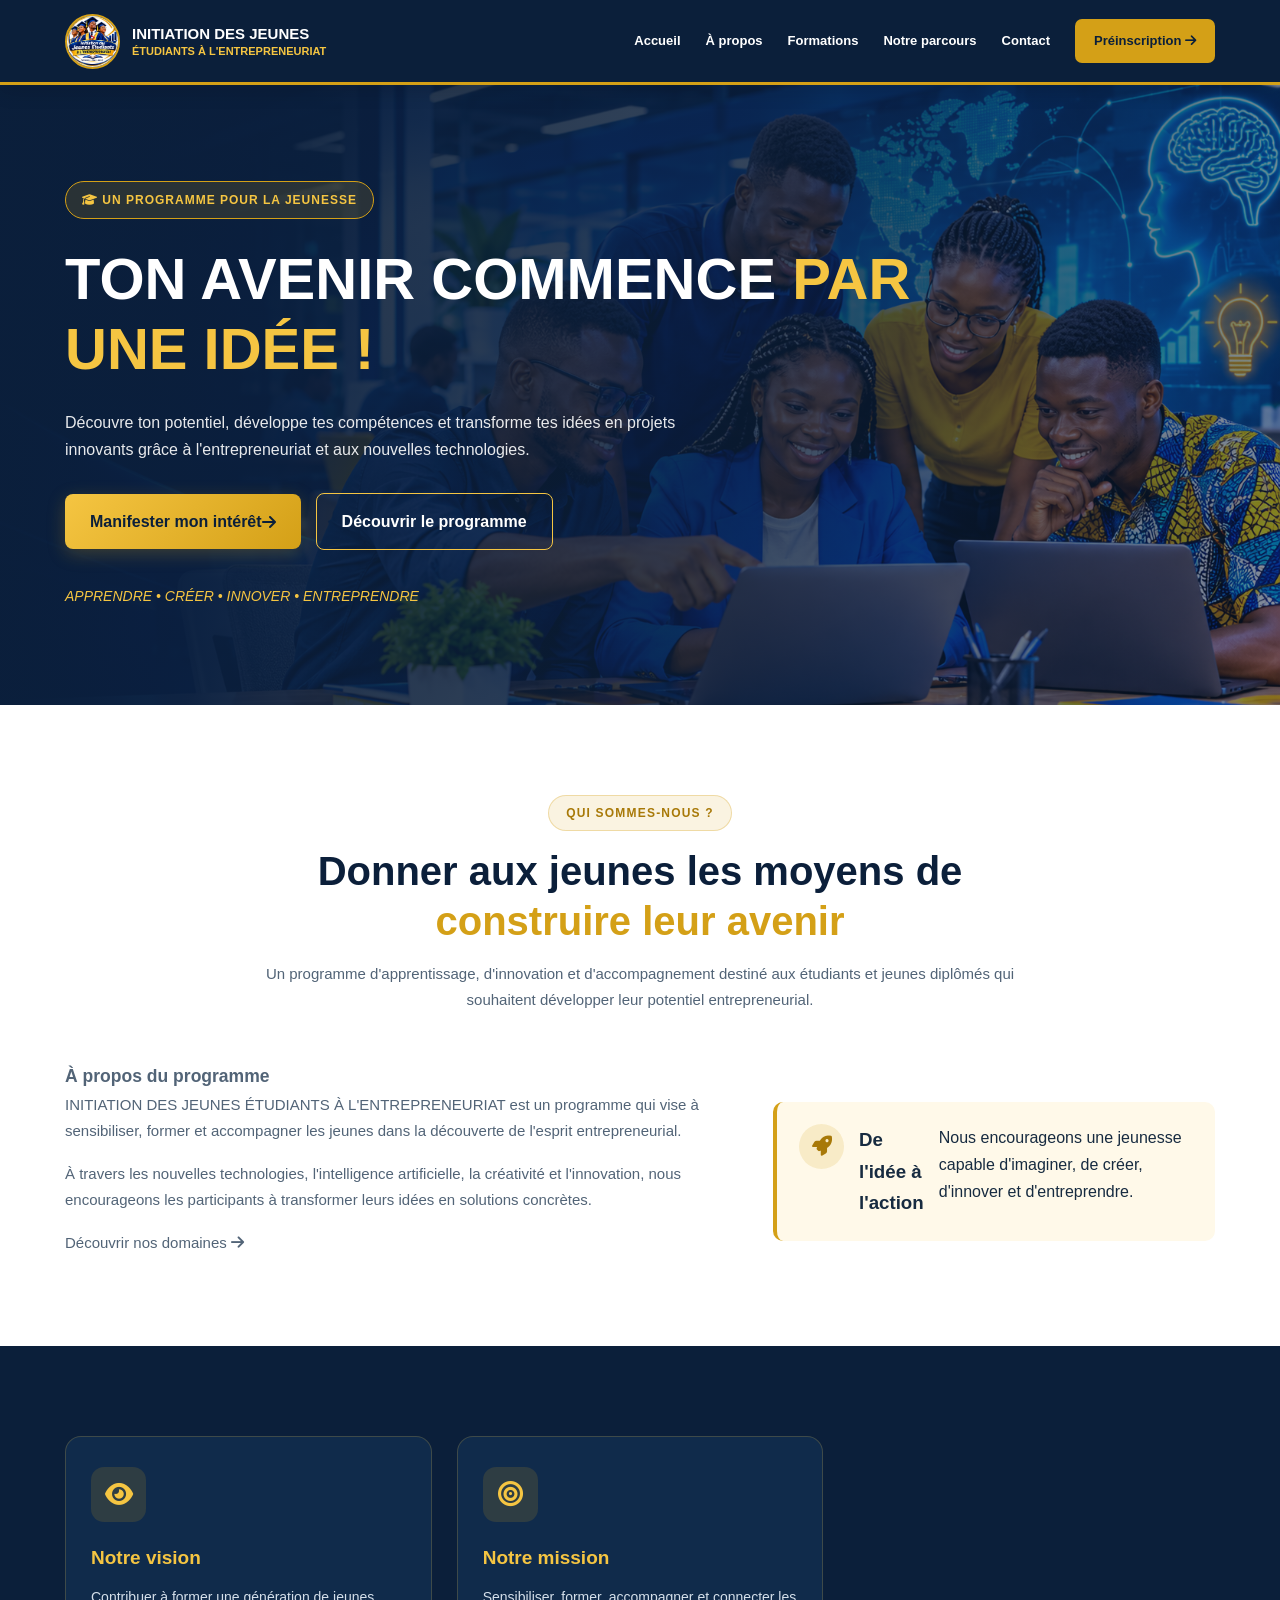
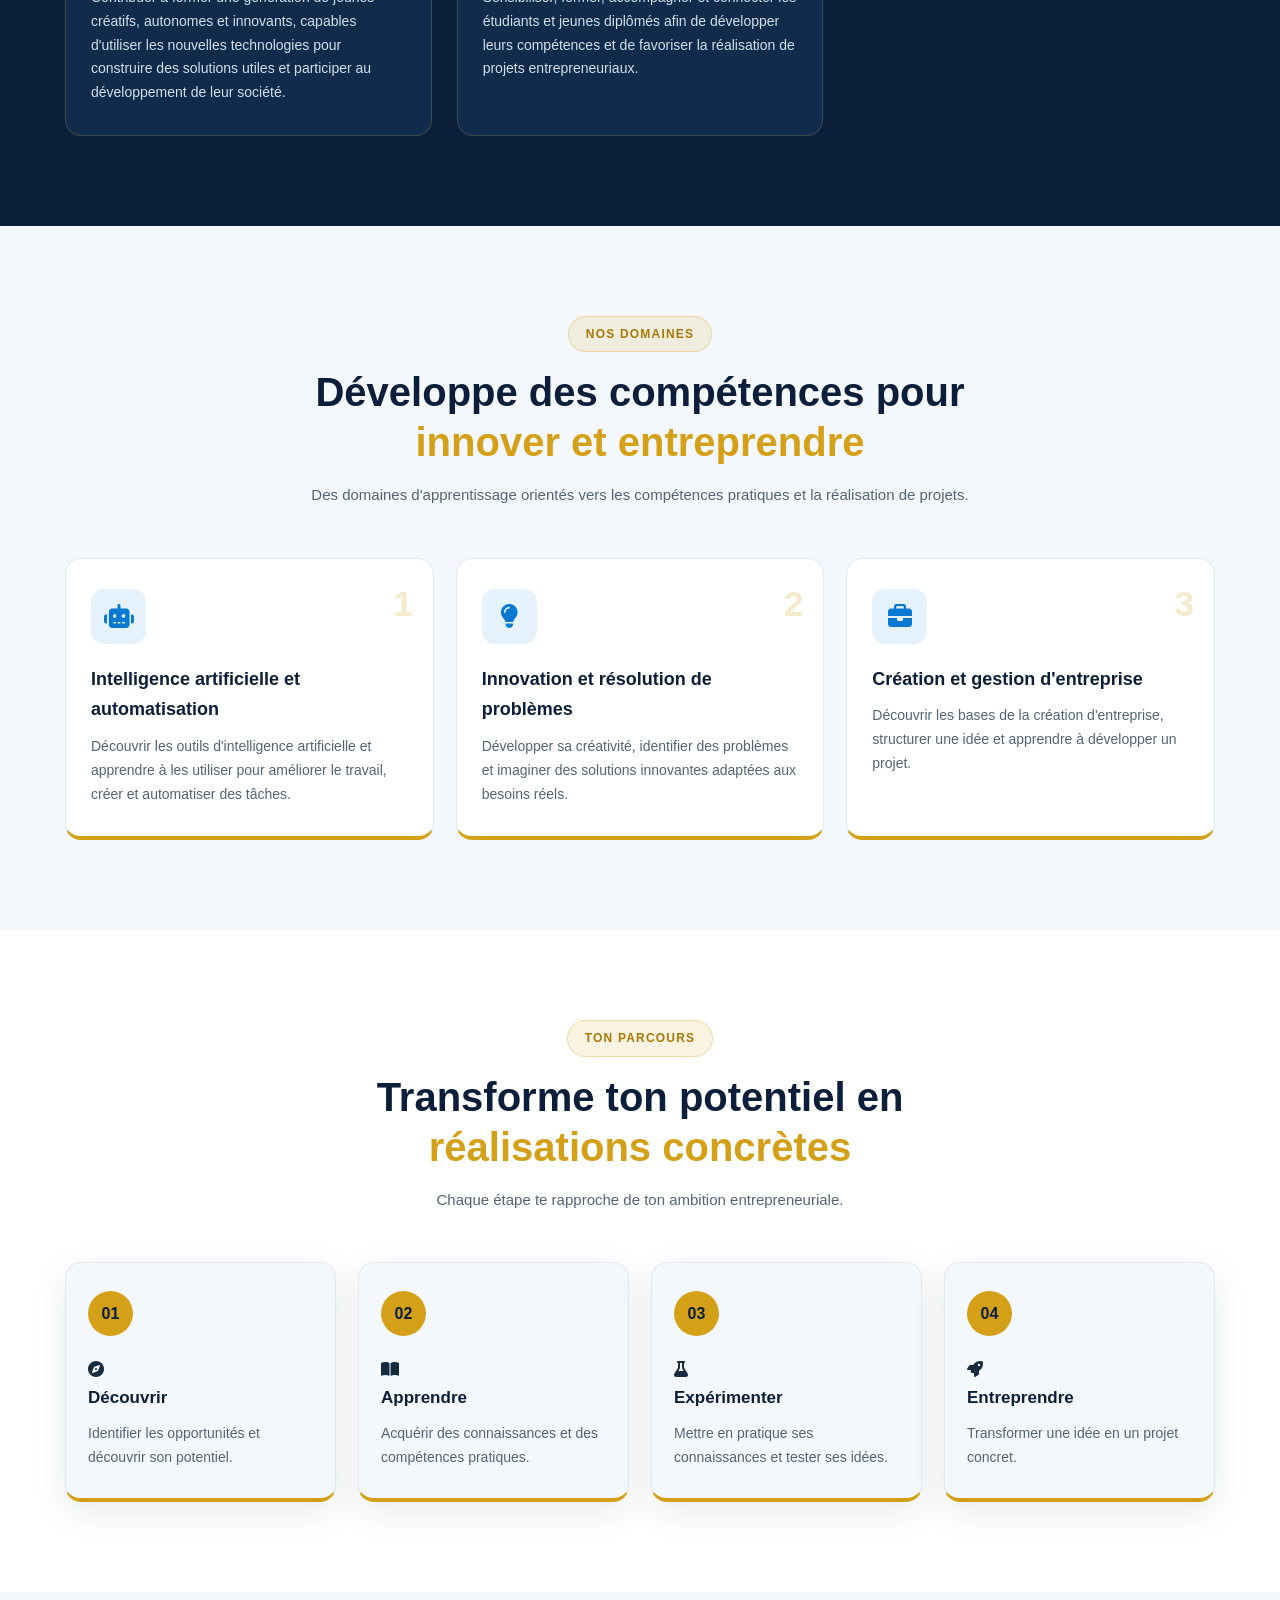
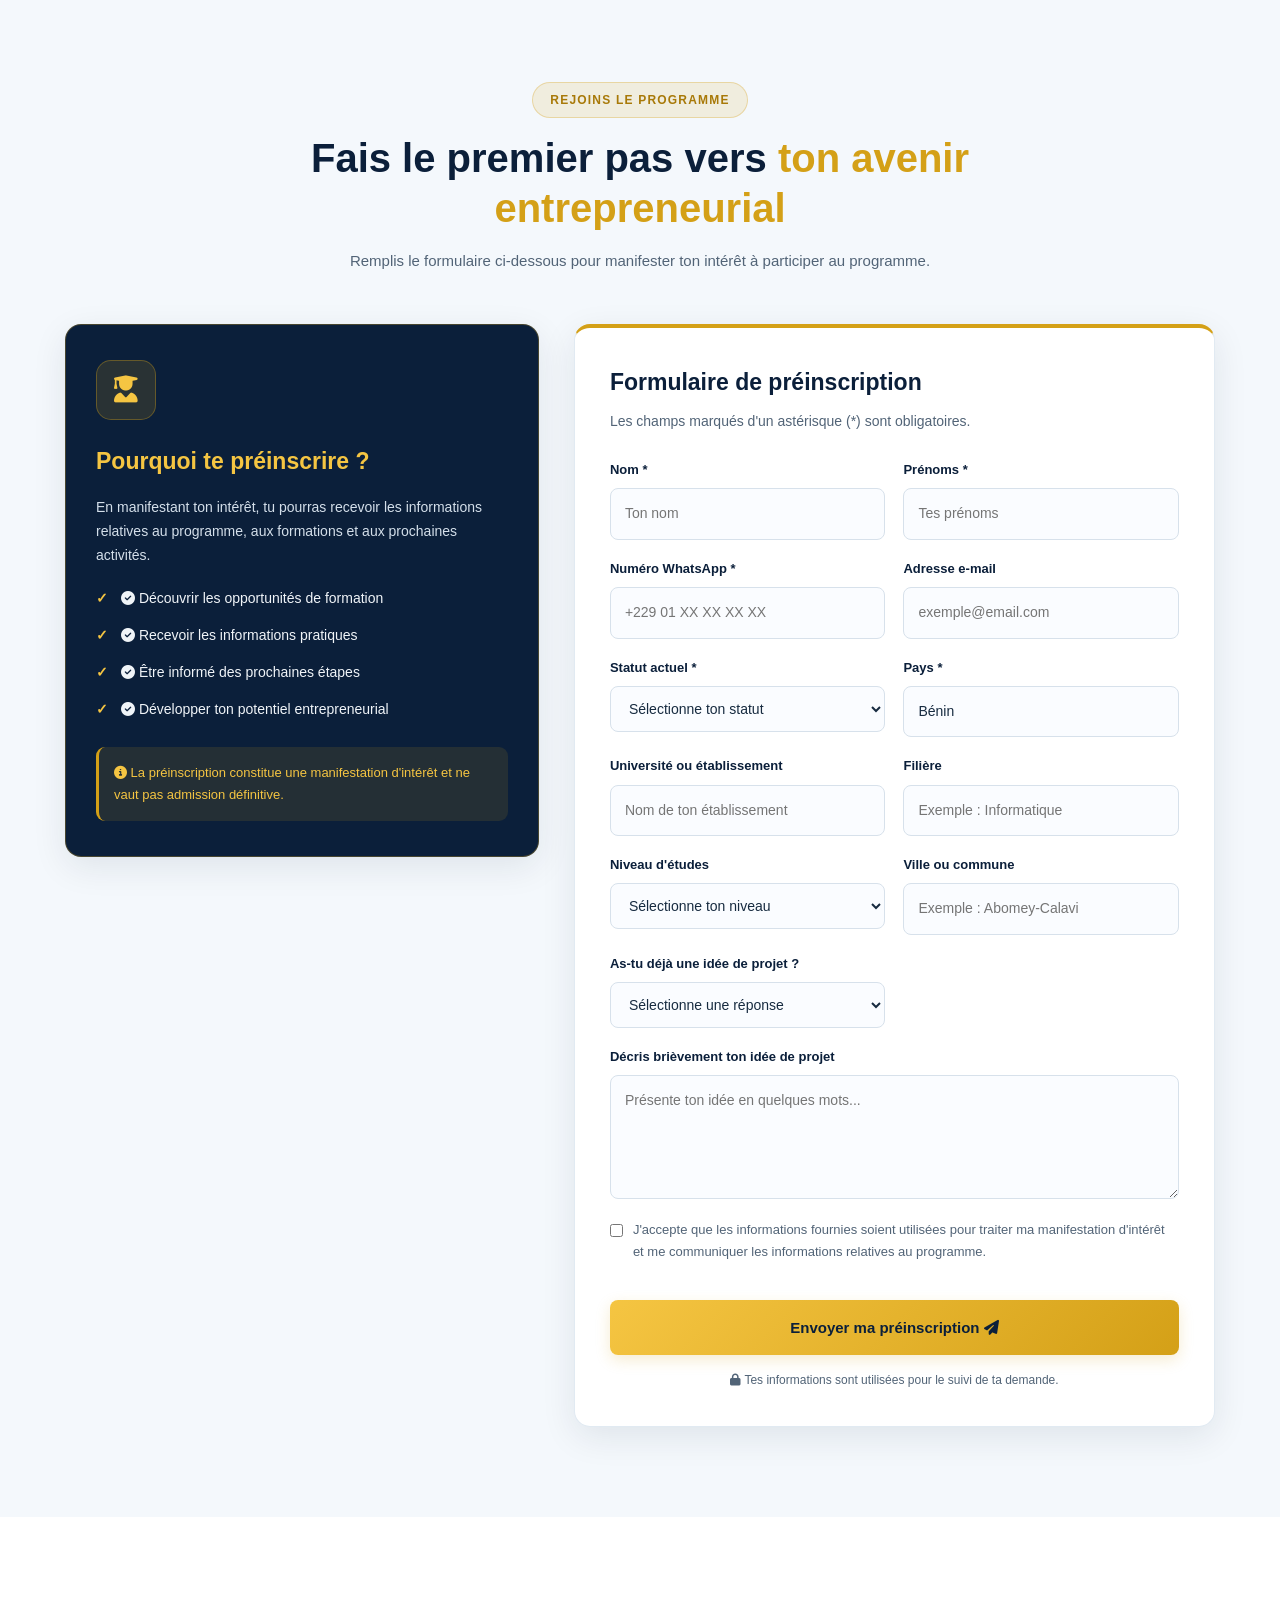
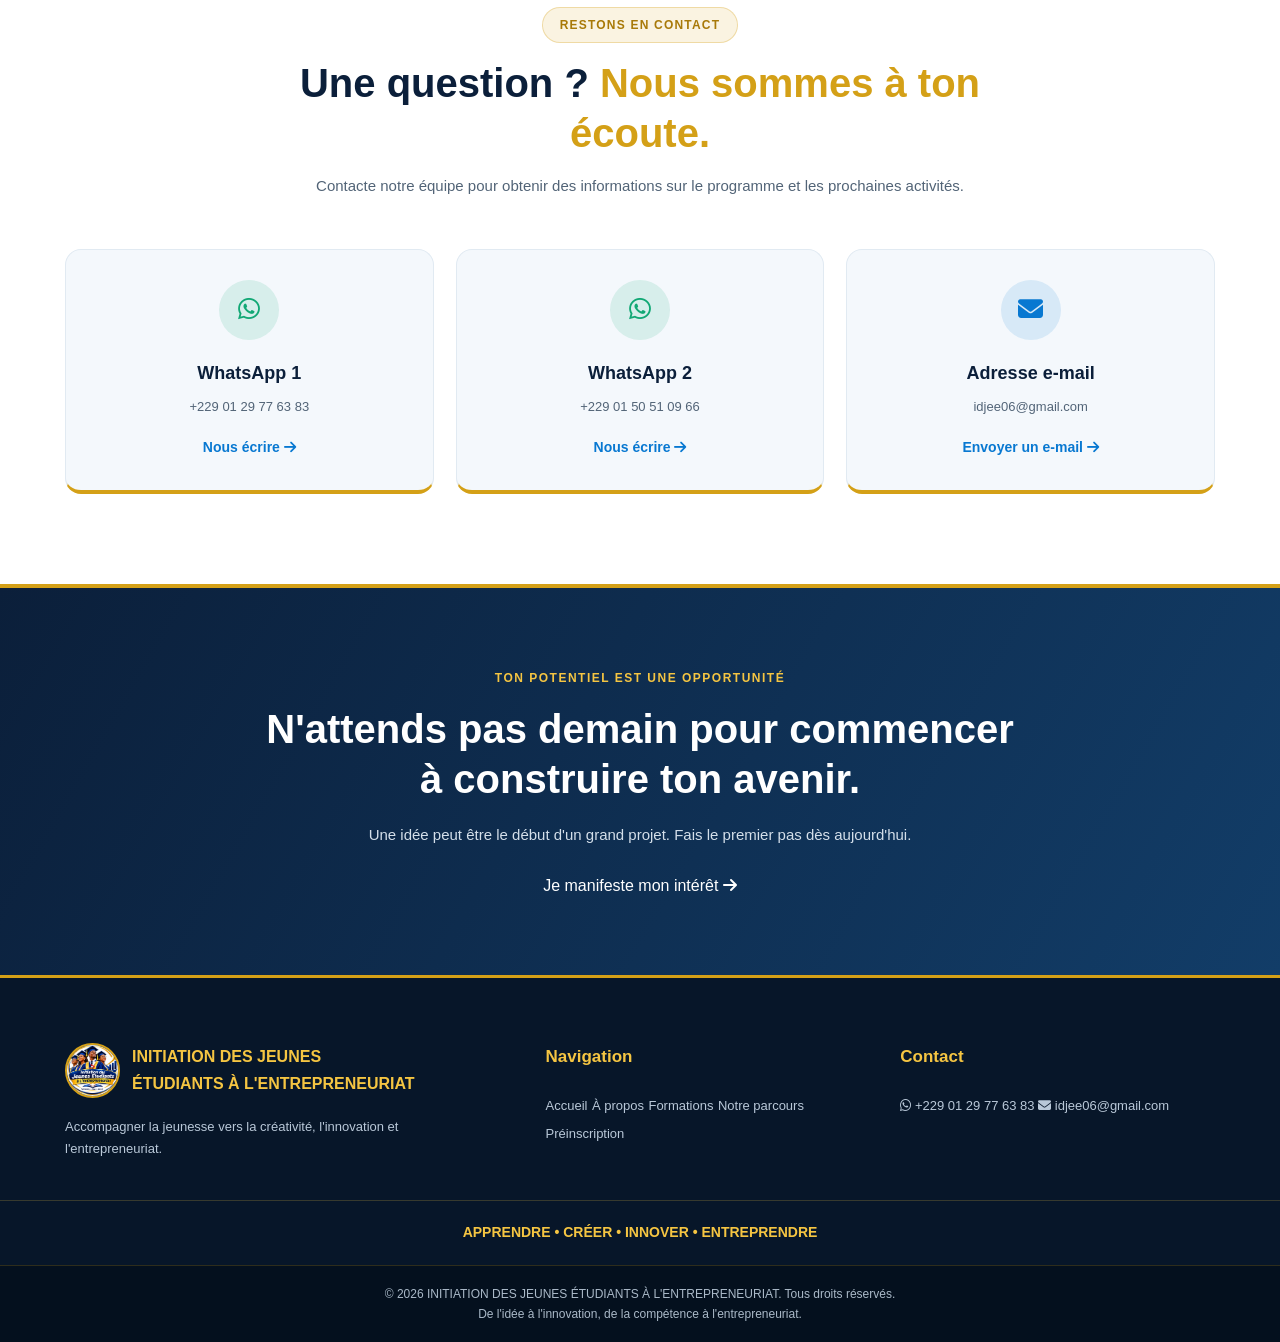
<file: index.html>
<!DOCTYPE html>
<html lang="fr">

<head>
    <meta charset="UTF-8">
    <meta name="viewport" content="width=device-width, initial-scale=1.0">

    <meta
        name="description"
        content="Un programme d'initiation des jeunes étudiants à l'entrepreneuriat, à l'intelligence artificielle et à l'innovation."
    >

    <meta name="theme-color" content="#071B50">

    <title>Initiation des Jeunes Étudiants à l'Entrepreneuriat</title>

    <!-- POLICES GOOGLE -->
    <link rel="preconnect" href="https://fonts.googleapis.com">
    <link rel="preconnect" href="https://fonts.gstatic.com" crossorigin>

    <link
        href="https://fonts.googleapis.com/css2?family=Inter:wght@400;500;600;700;800&family=Montserrat:wght@500;600;700;800&display=swap"
        rel="stylesheet"
    >

    <!-- FONT AWESOME -->
    <link
        rel="stylesheet"
        href="https://cdnjs.cloudflare.com/ajax/libs/font-awesome/6.5.2/css/all.min.css"
    >

    <!-- FEUILLE DE STYLE -->
    <link rel="stylesheet" href="style.css">
</head>

<body>

    <!-- =====================================
         EN-TÊTE ET NAVIGATION
    ====================================== -->

    <header class="header" id="accueil">

        <div class="container nav-container">

            <!-- LOGO -->
            <a href="#accueil" class="logo">

                <img
                    src="logo.jpg"
                    alt="Logo du programme"
                    class="logo-image"
                >

                <span class="logo-text">
                    <strong>INITIATION DES JEUNES</strong>
                    <small>ÉTUDIANTS À L'ENTREPRENEURIAT</small>
                </span>

            </a>

            <!-- BOUTON MENU MOBILE -->
            <button
                type="button"
                class="menu-toggle"
                id="menu-toggle"
                aria-label="Ouvrir le menu"
                aria-expanded="false"
                aria-controls="navigation"
            >
                <i class="fas fa-bars"></i>
            </button>

            <!-- MENU DE NAVIGATION -->
            <nav class="navigation" id="navigation">

                <a href="#accueil">Accueil</a>

                <a href="#apropos">À propos</a>

                <a href="#domaines">Formations</a>

                <a href="#parcours">Notre parcours</a>

                <a href="#contact">Contact</a>

                <a href="#preinscription" class="nav-button">
                    Préinscription
                    <i class="fas fa-arrow-right"></i>
                </a>

            </nav>

        </div>

    </header>


    <!-- =====================================
         SECTION D'ACCUEIL
         IMAGE DE FOND : images/img.png
    ====================================== -->

    <section class="hero">

        <div class="hero-overlay"></div>

        <div class="container hero-content">

            <span class="hero-label">
                <i class="fas fa-graduation-cap"></i>
                UN PROGRAMME POUR LA JEUNESSE
            </span>

            <h1>
                TON AVENIR COMMENCE
                <span>PAR UNE IDÉE !</span>
            </h1>

            <p class="hero-description">
                Découvre ton potentiel, développe tes compétences
                et transforme tes idées en projets innovants
                grâce à l'entrepreneuriat et aux nouvelles technologies.
            </p>

            <!-- BOUTONS D'ACTION -->
            <div class="hero-buttons">

                <a href="#preinscription" class="btn btn-primary">
                    Manifester mon intérêt
                    <i class="fas fa-arrow-right"></i>
                </a>

                <a href="#apropos" class="btn btn-outline">
                    Découvrir le programme
                </a>

            </div>

            <!-- DEVISE -->
            <div class="hero-motto">
                APPRENDRE
                <span>•</span>
                CRÉER
                <span>•</span>
                INNOVER
                <span>•</span>
                ENTREPRENDRE
            </div>

        </div>

    </section>


    <!-- =====================================
         SECTION À PROPOS
    ====================================== -->

    <section class="about section-padding" id="apropos">

        <div class="container">

            <div class="section-heading">

                <span class="section-tag">
                    QUI SOMMES-NOUS ?
                </span>

                <h2>
                    Donner aux jeunes les moyens
                    de <span>construire leur avenir</span>
                </h2>

                <p>
                    Un programme d'apprentissage, d'innovation
                    et d'accompagnement destiné aux étudiants
                    et jeunes diplômés qui souhaitent développer
                    leur potentiel entrepreneurial.
                </p>

            </div>

            <div class="about-grid">

                <!-- TEXTE DE PRÉSENTATION -->
                <div class="about-text">

                    <h3>À propos du programme</h3>

                    <p>
                        INITIATION DES JEUNES ÉTUDIANTS À
                        L'ENTREPRENEURIAT est un programme qui
                        vise à sensibiliser, former et accompagner
                        les jeunes dans la découverte de l'esprit
                        entrepreneurial.
                    </p>

                    <p>
                        À travers les nouvelles technologies,
                        l'intelligence artificielle, la créativité
                        et l'innovation, nous encourageons les
                        participants à transformer leurs idées
                        en solutions concrètes.
                    </p>

                    <a href="#domaines" class="text-link">
                        Découvrir nos domaines
                        <i class="fas fa-arrow-right"></i>
                    </a>

                </div>

                <!-- BLOC MISE EN AVANT -->
                <div class="about-highlight">

                    <div class="highlight-icon">
                        <i class="fas fa-rocket"></i>
                    </div>

                    <h3>De l'idée à l'action</h3>

                    <p>
                        Nous encourageons une jeunesse capable
                        d'imaginer, de créer, d'innover et
                        d'entreprendre.
                    </p>

                </div>

            </div>

        </div>

    </section>


    <!-- =====================================
         SECTION VISION ET MISSION
    ====================================== -->

    <section class="vision section-padding">

        <div class="container vision-grid">

            <!-- VISION -->
            <div class="vision-card">

                <div class="card-icon">
                    <i class="fas fa-eye"></i>
                </div>

                <h3>Notre vision</h3>

                <p>
                    Contribuer à former une génération de jeunes
                    créatifs, autonomes et innovants, capables
                    d'utiliser les nouvelles technologies pour
                    construire des solutions utiles et participer
                    au développement de leur société.
                </p>

            </div>

            <!-- MISSION -->
            <div class="vision-card">

                <div class="card-icon">
                    <i class="fas fa-bullseye"></i>
                </div>

                <h3>Notre mission</h3>

                <p>
                    Sensibiliser, former, accompagner et connecter
                    les étudiants et jeunes diplômés afin de
                    développer leurs compétences et de favoriser
                    la réalisation de projets entrepreneuriaux.
                </p>

            </div>

        </div>

    </section>


    <!-- =====================================
         DOMAINES DE FORMATION
    ====================================== -->

    <section class="domains section-padding" id="domaines">

        <div class="container">

            <div class="section-heading">

                <span class="section-tag">
                    NOS DOMAINES
                </span>

                <h2>
                    Développe des compétences
                    pour <span>innover et entreprendre</span>
                </h2>

                <p>
                    Des domaines d'apprentissage orientés vers
                    les compétences pratiques et la réalisation
                    de projets.
                </p>

            </div>

            <div class="domains-grid">

                <!-- DOMAINE 01 -->
                <article class="domain-card">

                    <div class="domain-number">1</div>

                    <div class="domain-icon">
                        <i class="fas fa-robot"></i>
                    </div>

                    <h3>
                        Intelligence artificielle
                        et automatisation
                    </h3>

                    <p>
                        Découvrir les outils d'intelligence
                        artificielle et apprendre à les utiliser
                        pour améliorer le travail, créer et
                        automatiser des tâches.
                    </p>

                </article>

                <!-- DOMAINE 02 -->
                <article class="domain-card">

                    <div class="domain-number">2</div>

                    <div class="domain-icon">
                        <i class="fas fa-lightbulb"></i>
                    </div>

                    <h3>
                        Innovation et résolution
                        de problèmes
                    </h3>

                    <p>
                        Développer sa créativité, identifier
                        des problèmes et imaginer des solutions
                        innovantes adaptées aux besoins réels.
                    </p>

                </article>

                <!-- DOMAINE 03 -->
                <article class="domain-card">

                    <div class="domain-number">3</div>

                    <div class="domain-icon">
                        <i class="fas fa-briefcase"></i>
                    </div>

                    <h3>
                        Création et gestion
                        d'entreprise
                    </h3>

                    <p>
                        Découvrir les bases de la création
                        d'entreprise, structurer une idée
                        et apprendre à développer un projet.
                    </p>

                </article>

            </div>

        </div>

    </section>


    <!-- =====================================
         PARCOURS DU PARTICIPANT
    ====================================== -->

    <section class="journey section-padding" id="parcours">

        <div class="container">

            <div class="section-heading">

                <span class="section-tag">
                    TON PARCOURS
                </span>

                <h2>
                    Transforme ton potentiel
                    en <span>réalisations concrètes</span>
                </h2>

                <p>
                    Chaque étape te rapproche de ton ambition
                    entrepreneuriale.
                </p>

            </div>

            <div class="journey-grid">

                <!-- ÉTAPE 01 -->
                <div class="journey-step">

                    <span class="step-number">01</span>

                    <i class="fas fa-compass"></i>

                    <h3>Découvrir</h3>

                    <p>
                        Identifier les opportunités et découvrir son potentiel.
                    </p>

                </div>

                <!-- ÉTAPE 02 -->
                <div class="journey-step">

                    <span class="step-number">02</span>

                    <i class="fas fa-book-open"></i>

                    <h3>Apprendre</h3>

                    <p>
                        Acquérir des connaissances et des compétences pratiques.
                    </p>

                </div>

                <!-- ÉTAPE 03 -->
                <div class="journey-step">

                    <span class="step-number">03</span>

                    <i class="fas fa-flask"></i>

                    <h3>Expérimenter</h3>

                    <p>
                        Mettre en pratique ses connaissances et tester ses idées.
                    </p>

                </div>

                <!-- ÉTAPE 04 -->
                <div class="journey-step">

                    <span class="step-number">04</span>

                    <i class="fas fa-rocket"></i>

                    <h3>Entreprendre</h3>

                    <p>
                        Transformer une idée en un projet concret.
                    </p>

                </div>

            </div>

        </div>

    </section>
    <!-- =====================================
         SECTION PRÉINSCRIPTION
    ====================================== -->

    <section class="registration section-padding" id="preinscription">

        <div class="container">

            <div class="section-heading">

                <span class="section-tag">
                    REJOINS LE PROGRAMME
                </span>

                <h2>
                    Fais le premier pas vers
                    <span>ton avenir entrepreneurial</span>
                </h2>

                <p>
                    Remplis le formulaire ci-dessous pour manifester
                    ton intérêt à participer au programme.
                </p>

            </div>

            <div class="registration-wrapper">

                <!-- INFORMATIONS -->
                <div class="registration-info">

                    <div class="registration-icon">
                        <i class="fas fa-user-graduate"></i>
                    </div>

                    <h3>Pourquoi te préinscrire ?</h3>

                    <p>
                        En manifestant ton intérêt, tu pourras recevoir
                        les informations relatives au programme,
                        aux formations et aux prochaines activités.
                    </p>

                    <ul>

                        <li>
                            <i class="fas fa-check-circle"></i>
                            Découvrir les opportunités de formation
                        </li>

                        <li>
                            <i class="fas fa-check-circle"></i>
                            Recevoir les informations pratiques
                        </li>

                        <li>
                            <i class="fas fa-check-circle"></i>
                            Être informé des prochaines étapes
                        </li>

                        <li>
                            <i class="fas fa-check-circle"></i>
                            Développer ton potentiel entrepreneurial
                        </li>

                    </ul>

                    <div class="registration-note">

                        <i class="fas fa-info-circle"></i>

                        La préinscription constitue une manifestation
                        d'intérêt et ne vaut pas admission définitive.

                    </div>

                </div>


                <!-- FORMULAIRE DE PRÉINSCRIPTION -->

                     
<form
    id="registration-form"
    class="registration-form"
    action="https://formsubmit.co/idjee06@gmail.com"
    method="POST"
>

    <h3>Formulaire de préinscription</h3>

    <p class="form-description">
        Les champs marqués d'un astérisque (*) sont obligatoires.
    </p>

    <!-- CONFIGURATION FORMSUBMIT -->

    <input
        type="hidden"
        name="_subject"
        value="Nouvelle préinscription - Programme Entrepreneuriat"
    >

    <input
        type="hidden"
        name="_template"
        value="table"
    >

    <input
        type="hidden"
        name="_captcha"
        value="false"
    >

    <!-- REDIRECTION APRÈS ENVOI -->

    <input
        type="hidden"
        name="_next"
        value="https://ijee1.github.io/initiation-jeunes-etudiants-entrepreneuriat/merci.html"
    >

    <!-- PROTECTION ANTI-SPAM -->

    <input
        type="text"
        name="_honey"
        style="display:none"
        tabindex="-1"
        autocomplete="off"
    >

    <div class="form-grid">

        <!-- NOM -->
        <div class="form-group">
            <label for="nom">Nom *</label>
            <input
                type="text"
                id="nom"
                name="nom"
                placeholder="Ton nom"
                autocomplete="family-name"
                required
            >
        </div>

        <!-- PRÉNOMS -->
        <div class="form-group">
            <label for="prenoms">Prénoms *</label>
            <input
                type="text"
                id="prenoms"
                name="prenoms"
                placeholder="Tes prénoms"
                autocomplete="given-name"
                required
            >
        </div>

        <!-- WHATSAPP -->
        <div class="form-group">
            <label for="whatsapp">Numéro WhatsApp *</label>
            <input
                type="tel"
                id="whatsapp"
                name="whatsapp"
                placeholder="+229 01 XX XX XX XX"
                autocomplete="tel"
                required
            >
        </div>

        <!-- EMAIL -->
        <div class="form-group">
            <label for="email">Adresse e-mail</label>
            <input
                type="email"
                id="email"
                name="email"
                placeholder="exemple@email.com"
                autocomplete="email"
            >
        </div>

        <!-- STATUT -->
        <div class="form-group">
            <label for="statut">Statut actuel *</label>
            <select id="statut" name="statut" required>
                <option value="">Sélectionne ton statut</option>
                <option value="Étudiant">Étudiant(e)</option>
                <option value="Jeune diplômé">Jeune diplômé(e)</option>
            </select>
        </div>

        <!-- PAYS -->
        <div class="form-group">
            <label for="pays">Pays *</label>
            <input
                type="text"
                id="pays"
                name="pays"
                placeholder="Exemple : Bénin"
                value="Bénin"
                required
            >
        </div>

        <!-- UNIVERSITÉ -->
        <div class="form-group">
            <label for="universite">Université ou établissement</label>
            <input
                type="text"
                id="universite"
                name="universite"
                placeholder="Nom de ton établissement"
            >
        </div>

        <!-- FILIÈRE -->
        <div class="form-group">
            <label for="filiere">Filière</label>
            <input
                type="text"
                id="filiere"
                name="filiere"
                placeholder="Exemple : Informatique"
            >
        </div>

        <!-- NIVEAU -->
        <div class="form-group">
            <label for="niveau">Niveau d'études</label>
            <select id="niveau" name="niveau">
                <option value="">Sélectionne ton niveau</option>
                <option value="Licence 1">Licence 1</option>
                <option value="Licence 2">Licence 2</option>
                <option value="Licence 3">Licence 3</option>
                <option value="Master 1">Master 1</option>
                <option value="Master 2">Master 2</option>
                <option value="Doctorat">Doctorat</option>
                <option value="Autre">Autre</option>
            </select>
        </div>

        <!-- VILLE -->
        <div class="form-group">
            <label for="ville">Ville ou commune</label>
            <input
                type="text"
                id="ville"
                name="ville"
                placeholder="Exemple : Abomey-Calavi"
            >
        </div>

        <!-- IDÉE DE PROJET -->
        <div class="form-group">
            <label for="idee">As-tu déjà une idée de projet ?</label>
            <select id="idee" name="idee_projet">
                <option value="">Sélectionne une réponse</option>
                <option value="Oui">Oui</option>
                <option value="Non">Non</option>
                <option value="Je réfléchis encore">
                    Je réfléchis encore
                </option>
            </select>
        </div>

        <!-- DESCRIPTION DU PROJET -->
        <div class="form-group full-width">
            <label for="projet">
                Décris brièvement ton idée de projet
            </label>
            <textarea
                id="projet"
                name="description_projet"
                rows="4"
                placeholder="Présente ton idée en quelques mots..."
            ></textarea>
        </div>

    </div>

    <!-- CONSENTEMENT -->

    <div class="consent-group">
        <label class="consent-label">
            <input
                type="checkbox"
                name="consentement"
                value="Accepté"
                required
            >

            <span>
                J'accepte que les informations fournies
                soient utilisées pour traiter ma manifestation
                d'intérêt et me communiquer les informations
                relatives au programme.
            </span>
        </label>
    </div>

    <!-- MESSAGE DE RETOUR -->

    <div
        id="form-message"
        class="form-message"
        role="status"
        aria-live="polite"
    ></div>

    <!-- BOUTON D'ENVOI -->

    <button
        type="submit"
        class="btn btn-primary submit-button"
        id="submit-button"
    >
        Envoyer ma préinscription
        <i class="fas fa-paper-plane"></i>
    </button>

    <p class="form-security">
        <i class="fas fa-lock"></i>
        Tes informations sont utilisées pour le suivi
        de ta demande.
    </p>

</form>

            </div>

        </div>

    </section>



    <!-- =====================================
         SECTION CONTACT
    ====================================== -->

    <section class="contact section-padding" id="contact">

        <div class="container">

            <div class="section-heading">

                <span class="section-tag">
                    RESTONS EN CONTACT
                </span>

                <h2>
                    Une question ?
                    <span>Nous sommes à ton écoute.</span>
                </h2>

                <p>
                    Contacte notre équipe pour obtenir des informations
                    sur le programme et les prochaines activités.
                </p>

            </div>


            <div class="contact-grid">

                <!-- CONTACT WHATSAPP 1 -->
                <div class="contact-card">

                    <div class="contact-icon whatsapp-icon">
                        <i class="fab fa-whatsapp"></i>
                    </div>

                    <h3>WhatsApp 1</h3>

                    <p>+229 01 29 77 63 83</p>

                    <a
                        href="https://wa.me/2290129776383"
                        target="_blank"
                        rel="noopener noreferrer"
                        class="contact-link"
                    >
                        Nous écrire
                        <i class="fas fa-arrow-right"></i>
                    </a>

                </div>


                <!-- CONTACT WHATSAPP 2 -->
                <div class="contact-card">

                    <div class="contact-icon whatsapp-icon">
                        <i class="fab fa-whatsapp"></i>
                    </div>

                    <h3>WhatsApp 2</h3>

                    <p>+229 01 50 51 09 66</p>

                    <a
                        href="https://wa.me/2290150510966"
                        target="_blank"
                        rel="noopener noreferrer"
                        class="contact-link"
                    >
                        Nous écrire
                        <i class="fas fa-arrow-right"></i>
                    </a>

                </div>


                <!-- CONTACT EMAIL -->
                <div class="contact-card">

                    <div class="contact-icon email-icon">
                        <i class="fas fa-envelope"></i>
                    </div>

                    <h3>Adresse e-mail</h3>

                    <p>idjee06@gmail.com</p>

                    <a
                        href="mailto:idjee06@gmail.com"
                        class="contact-link"
                    >
                        Envoyer un e-mail
                        <i class="fas fa-arrow-right"></i>
                    </a>

                </div>

            </div>

        </div>

    </section>



    <!-- =====================================
         APPEL À L'ACTION FINAL
    ====================================== -->

    <section class="final-cta">

        <div class="container">

            <span class="cta-label">
                TON POTENTIEL EST UNE OPPORTUNITÉ
            </span>

            <h2>
                N'attends pas demain pour
                commencer à construire ton avenir.
            </h2>

            <p>
                Une idée peut être le début d'un grand projet.
                Fais le premier pas dès aujourd'hui.
            </p>

            <a href="#preinscription" class="btn btn-gold">

                Je manifeste mon intérêt

                <i class="fas fa-arrow-right"></i>

            </a>

        </div>

    </section>



    <!-- =====================================
         PIED DE PAGE
    ====================================== -->

    <footer class="footer">

        <div class="container footer-grid">

            <!-- IDENTITÉ -->
            <div class="footer-brand">

                <a href="#accueil" class="footer-logo">

                    <img
                        src="logo.jpg"
                        alt="Logo du programme"
                    >

                    <span>
                        INITIATION DES JEUNES
                        ÉTUDIANTS À L'ENTREPRENEURIAT
                    </span>

                </a>

                <p>
                    Accompagner la jeunesse vers la créativité,
                    l'innovation et l'entrepreneuriat.
                </p>

            </div>


            <!-- LIENS RAPIDES -->
            <div class="footer-links">

                <h3>Navigation</h3>

                <a href="#accueil">Accueil</a>

                <a href="#apropos">À propos</a>

                <a href="#domaines">Formations</a>

                <a href="#parcours">Notre parcours</a>

                <a href="#preinscription">Préinscription</a>

            </div>


            <!-- CONTACT -->
            <div class="footer-contact">

                <h3>Contact</h3>

                <a
                    href="https://wa.me/2290129776383"
                    target="_blank"
                    rel="noopener noreferrer"
                >
                    <i class="fab fa-whatsapp"></i>
                    +229 01 29 77 63 83
                </a>

                <a href="mailto:idjee06@gmail.com">
                    <i class="fas fa-envelope"></i>
                    idjee06@gmail.com
                </a>

            </div>

        </div>


        <!-- DEVISE -->
        <div class="footer-motto">

            APPRENDRE <span>•</span>
            CRÉER <span>•</span>
            INNOVER <span>•</span>
            ENTREPRENDRE

        </div>


        <!-- COPYRIGHT -->
        <div class="footer-bottom">

            <p>
                © <span id="current-year">2026</span>
                INITIATION DES JEUNES ÉTUDIANTS À L'ENTREPRENEURIAT.
                Tous droits réservés.
            </p>

            <p>
                De l'idée à l'innovation,
                de la compétence à l'entrepreneuriat.
            </p>

        </div>

    </footer>

<!-- =====================================
         FICHIER JAVASCRIPT
    ====================================== -->

    <script src="script.js"></script>

</body>

</html>
</file>
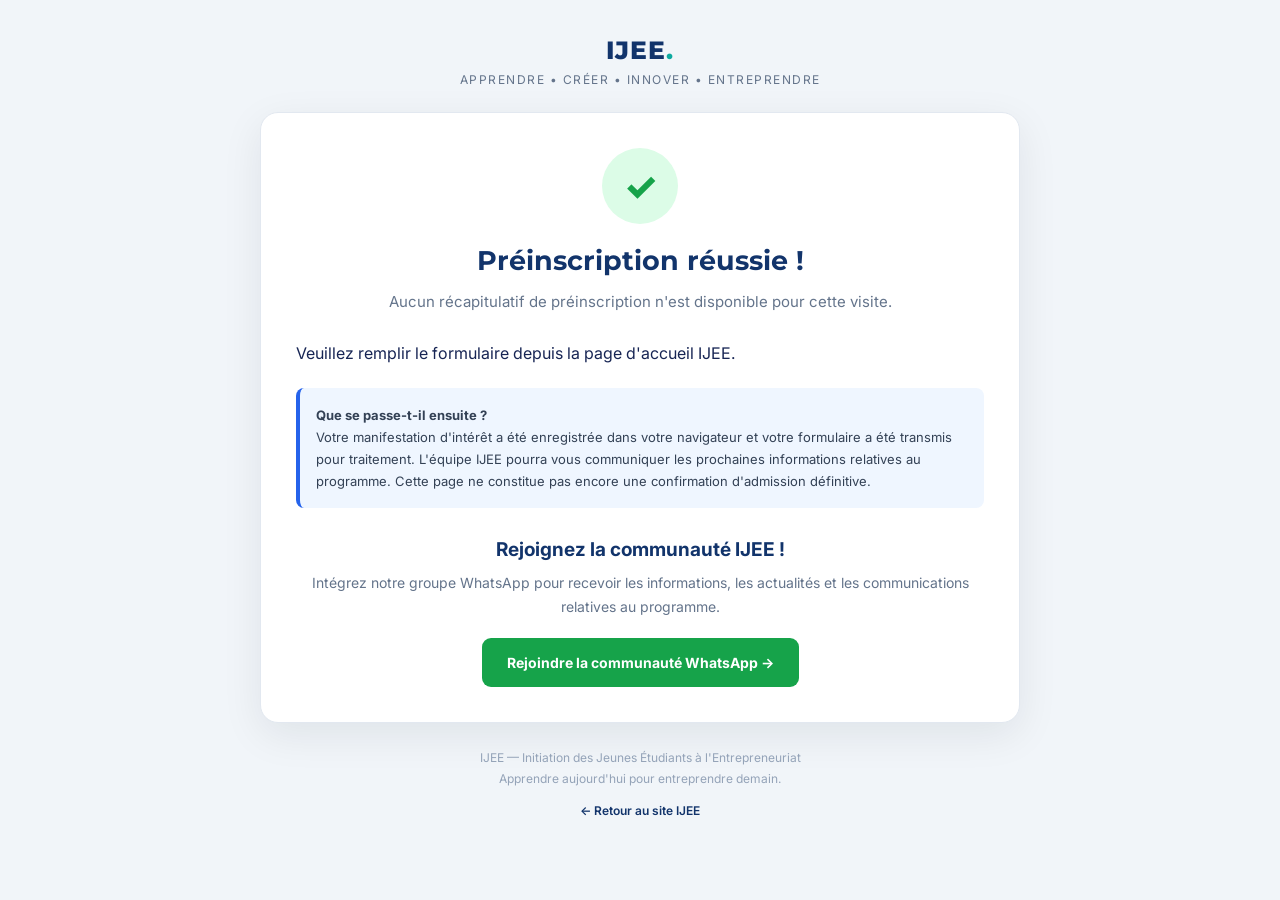
<file: merci.html>
<!DOCTYPE html>
<html lang="fr">
<head>
    <meta charset="UTF-8">
    <meta name="viewport" content="width=device-width, initial-scale=1.0">

    <title>Préinscription réussie | IDJEE</title>

    <meta name="description" content="Confirmation de votre préinscription au programme IDJEE.">

    <link rel="preconnect" href="https://fonts.googleapis.com">
    <link rel="preconnect" href="https://fonts.gstatic.com" crossorigin>
    <link href="https://fonts.googleapis.com/css2?family=Inter:wght@400;500;600;700;800&family=Montserrat:wght@600;700;800&display=swap" rel="stylesheet">

    <style>
        * {
            margin: 0;
            padding: 0;
            box-sizing: border-box;
        }

        body {
            font-family: 'Inter', sans-serif;
            background: #f1f5f9;
            color: #172554;
            min-height: 100vh;
            padding: 35px 16px;
        }

        .container {
            max-width: 760px;
            margin: auto;
        }

        .brand {
            text-align: center;
            margin-bottom: 25px;
        }

        .brand-name {
            font-family: 'Montserrat', sans-serif;
            font-size: 25px;
            font-weight: 800;
            color: #12346b;
            letter-spacing: 1px;
        }

        .brand-name span {
            color: #0eaaa0;
        }

        .brand p {
            color: #64748b;
            font-size: 12px;
            margin-top: 7px;
            letter-spacing: 1.5px;
        }

        .card {
            background: #ffffff;
            border-radius: 18px;
            padding: 35px;
            box-shadow: 0 12px 40px rgba(15, 23, 42, 0.08);
            border: 1px solid #e2e8f0;
        }

        .success-icon {
            width: 76px;
            height: 76px;
            margin: 0 auto 20px;
            border-radius: 50%;
            background: #dcfce7;
            color: #16a34a;
            display: flex;
            justify-content: center;
            align-items: center;
            font-size: 38px;
            font-weight: 800;
        }

        .heading {
            text-align: center;
            margin-bottom: 28px;
        }

        .heading h1 {
            font-family: 'Montserrat', sans-serif;
            color: #12346b;
            font-size: 27px;
            margin-bottom: 12px;
        }

        .heading p {
            color: #64748b;
            line-height: 1.7;
            font-size: 15px;
        }

        .heading strong {
            color: #0e8f84;
        }

        .details-title {
            font-size: 17px;
            color: #12346b;
            margin-bottom: 16px;
            padding-bottom: 12px;
            border-bottom: 1px solid #e2e8f0;
        }

        .details {
            display: grid;
            grid-template-columns: 1fr 1fr;
            gap: 14px;
        }

        .detail-item {
            background: #f8fafc;
            padding: 14px;
            border-radius: 10px;
            border: 1px solid #e2e8f0;
            min-width: 0;
        }

        .detail-item.full {
            grid-column: 1 / -1;
        }

        .detail-item span {
            display: block;
            color: #64748b;
            font-size: 12px;
            margin-bottom: 6px;
        }

        .detail-item strong {
            color: #1e293b;
            font-size: 14px;
            overflow-wrap: anywhere;
        }

        .notice {
            margin-top: 25px;
            padding: 16px;
            background: #eff6ff;
            border-left: 4px solid #2563eb;
            border-radius: 8px;
            color: #334155;
            font-size: 13px;
            line-height: 1.7;
        }

        .community {
            text-align: center;
            margin-top: 30px;
        }

        .community h2 {
            color: #12346b;
            font-size: 19px;
            margin-bottom: 10px;
        }

        .community p {
            color: #64748b;
            font-size: 14px;
            line-height: 1.7;
            margin-bottom: 20px;
        }

        .whatsapp-button {
            display: inline-flex;
            align-items: center;
            justify-content: center;
            gap: 10px;
            background: #16a34a;
            color: #ffffff;
            text-decoration: none;
            padding: 16px 25px;
            border-radius: 9px;
            font-weight: 700;
            font-size: 14px;
            transition: 0.3s;
        }

        .whatsapp-button:hover {
            background: #15803d;
            transform: translateY(-2px);
        }

        .footer {
            text-align: center;
            margin-top: 25px;
            color: #94a3b8;
            font-size: 12px;
            line-height: 1.7;
        }

        .home-link {
            display: inline-block;
            margin-top: 12px;
            color: #12346b;
            text-decoration: none;
            font-weight: 600;
        }

        .missing {
            text-align: center;
            color: #64748b;
            line-height: 1.7;
        }

        @media (max-width: 600px) {
            .card {
                padding: 24px 17px;
            }

            .heading h1 {
                font-size: 22px;
            }

            .details {
                grid-template-columns: 1fr;
            }

            .detail-item.full {
                grid-column: auto;
            }

            .whatsapp-button {
                width: 100%;
            }
        }
    </style>
</head>

<body>

    <main class="container">

        <header class="brand">
            <div class="brand-name">
                IJEE<span>.</span>
            </div>
            <p>APPRENDRE • CRÉER • INNOVER • ENTREPRENDRE</p>
        </header>

        <section class="card">

            <div class="success-icon">✓</div>

            <div class="heading">
                <h1>Préinscription réussie !</h1>

                <p id="welcome-message">
                    Merci pour votre intérêt envers le programme IJEE.
                </p>
            </div>

            <div id="registration-details">

                <h2 class="details-title">
                    Récapitulatif de votre préinscription
                </h2>

                <div class="details">

                    <div class="detail-item">
                        <span>Nom et prénoms</span>
                        <strong id="student-name">—</strong>
                    </div>

                    <div class="detail-item">
                        <span>Adresse e-mail</span>
                        <strong id="student-email">—</strong>
                    </div>

                    <div class="detail-item">
                        <span>Numéro WhatsApp</span>
                        <strong id="student-whatsapp">—</strong>
                    </div>

                    <div class="detail-item">
                        <span>Statut actuel</span>
                        <strong id="student-status">—</strong>
                    </div>

                    <div class="detail-item">
                        <span>Pays</span>
                        <strong id="student-country">—</strong>
                    </div>

                    <div class="detail-item">
                        <span>Ville ou commune</span>
                        <strong id="student-city">—</strong>
                    </div>

                    <div class="detail-item">
                        <span>Université ou établissement</span>
                        <strong id="student-school">—</strong>
                    </div>

                    <div class="detail-item">
                        <span>Filière</span>
                        <strong id="student-field">—</strong>
                    </div>

                    <div class="detail-item">
                        <span>Niveau d'études</span>
                        <strong id="student-level">—</strong>
                    </div>

                    <div class="detail-item">
                        <span>As-tu une idée de projet ?</span>
                        <strong id="student-idea">—</strong>
                    </div>

                    <div class="detail-item full">
                        <span>Description du projet</span>
                        <strong id="student-project">—</strong>
                    </div>

                </div>

            </div>

            <div class="notice">
                <strong>Que se passe-t-il ensuite ?</strong><br>
                Votre manifestation d'intérêt a été enregistrée dans
                votre navigateur et votre formulaire a été transmis
                pour traitement. L'équipe IJEE pourra vous communiquer
                les prochaines informations relatives au programme.
                Cette page ne constitue pas encore une confirmation
                d'admission définitive.
            </div>

            <div class="community">
                <h2>Rejoignez la communauté IJEE !</h2>

                <p>
                    Intégrez notre groupe WhatsApp pour recevoir les
                    informations, les actualités et les communications
                    relatives au programme.
                </p>

                <a
                    href="https://chat.whatsapp.com/KS2ej9nu3jiBd2frdZrjZs?s=cl&p=a&mlu=4&ilr=4&iam=2"
                    class="whatsapp-button"
                    target="_blank"
                    rel="noopener noreferrer"
                >
                    Rejoindre la communauté WhatsApp →
                </a>
            </div>

        </section>

        <footer class="footer">
            <p>
                IJEE — Initiation des Jeunes Étudiants à l'Entrepreneuriat
            </p>

            <p>
                Apprendre aujourd'hui pour entreprendre demain.
            </p>

            <a
                class="home-link"
                href="https://ijee1.github.io/initiation-jeunes-etudiants-entrepreneuriat/"
            >
                ← Retour au site IJEE
            </a>
        </footer>

    </main>

      
<script>

const savedData = localStorage.getItem("idjeeInscription");

const message = document.getElementById("welcome-message");
const details = document.getElementById("registration-details");

if (savedData) {

    try {

        const student = JSON.parse(savedData);

        const fullName = [
            student.nom,
            student.prenoms
        ].filter(Boolean).join(" ");

        message.textContent =
            `Merci ${fullName}, votre préinscription a bien été transmise !`;

        const fields = [
            ["Nom et prénoms", fullName],
            ["Adresse e-mail", student.email],
            ["WhatsApp", student.whatsapp],
            ["Statut", student.statut],
            ["Pays", student.pays],
            ["Ville ou commune", student.ville],
            ["Établissement", student.universite],
            ["Filière", student.filiere],
            ["Niveau d'études", student.niveau],
            ["Idée de projet", student.idee],
            ["Description du projet", student.projet]
        ];

        const title = document.createElement("h2");
        title.className = "details-title";
        title.textContent = "Récapitulatif de votre préinscription";

        const grid = document.createElement("div");
        grid.className = "details";

        fields.forEach(function (field) {

            const item = document.createElement("div");
            item.className = "detail-item";

            if (field[0] === "Description du projet") {
                item.classList.add("full");
            }

            const label = document.createElement("span");
            label.textContent = field[0];

            const value = document.createElement("strong");
            value.textContent = field[1] || "Non renseigné";

            item.appendChild(label);
            item.appendChild(value);

            grid.appendChild(item);

        });

        details.replaceChildren(title, grid);

        // Nettoyer les données après affichage
        localStorage.removeItem("idjeeInscription");

    } catch (error) {

        console.error("Erreur de lecture :", error);

        message.textContent =
            "Votre demande a été transmise, mais le récapitulatif est indisponible.";

    }

} else {

    message.textContent =
        "Aucun récapitulatif de préinscription n'est disponible pour cette visite.";

    details.textContent =
        "Veuillez remplir le formulaire depuis la page d'accueil IJEE.";

}

</script>

</body>
</html>
</file>
<file: style.css>
/* ==================================================
   CREDIGITAL TECHNOLOGY ACADEMY
   NOUVELLE IDENTITE VISUELLE
   CSS COMPLET - PARTIE 1/2
   Couleurs : Bleu nuit - Or - Jaune - Bleu - Vert
================================================== */

/* 1. PALETTE DE COULEURS */
:root {
    --primary: #0B1F3A;
    --secondary: #123D68;

    --gold: #D4A017;
    --gold-light: #F5C542;
    --gold-dark: #A87908;

    --blue: #0878D1;
    --cyan: #00C5E8;
    --green: #12A875;

    --white: #FFFFFF;
    --light: #F4F8FC;
    --dark: #172B40;
    --text: #526477;
    --border: #E1EAF2;

    --shadow: 0 10px 35px rgba(11, 31, 58, 0.09);
    --radius: 16px;
}

/* 2. RESET ET BASE */
* {
    margin: 0;
    padding: 0;
    box-sizing: border-box;
}

html {
    scroll-behavior: smooth;
    scroll-padding-top: 90px;
}

body {
    font-family: "Poppins", Arial, sans-serif;
    background: var(--white);
    color: var(--dark);
    line-height: 1.7;
    overflow-x: hidden;
}

img {
    max-width: 100%;
    display: block;
}

a {
    text-decoration: none;
    color: inherit;
}

button,
input,
textarea,
select {
    font: inherit;
}

button {
    cursor: pointer;
}

.container {
    width: min(1150px, 90%);
    margin: 0 auto;
}

.section-padding {
    padding: 90px 0;
}

/* 3. TITRES ET ELEMENTS COMMUNS */
.section-heading {
    max-width: 750px;
    margin: 0 auto 50px;
    text-align: center;
}

.section-tag {
    display: inline-block;
    padding: 7px 17px;
    border-radius: 30px;
    background: rgba(212, 160, 23, 0.13);
    color: var(--gold-dark);
    border: 1px solid rgba(212, 160, 23, 0.3);
    font-size: 12px;
    font-weight: 700;
    letter-spacing: 1.2px;
    text-transform: uppercase;
    margin-bottom: 15px;
}

.section-heading h2 {
    color: var(--primary);
    font-size: clamp(28px, 4vw, 40px);
    line-height: 1.25;
    margin-bottom: 15px;
    font-weight: 800;
}

.section-heading h2 span {
    color: var(--gold);
}

.section-heading p {
    color: var(--text);
    font-size: 15px;
}

/* 4. BOUTONS GENERAUX */
.hero-buttons {
    display: flex;
    align-items: center;
    gap: 15px;
    flex-wrap: wrap;
}

.hero-buttons a {
    display: inline-flex;
    align-items: center;
    justify-content: center;
    padding: 14px 25px;
    border-radius: 8px;
    font-weight: 700;
    transition: 0.3s ease;
}

.hero-buttons a:hover {
    transform: translateY(-3px);
}

/* 5. EN-TETE ET NAVIGATION */
.header {
    position: sticky;
    top: 0;
    z-index: 1000;
    width: 100%;
    background: var(--primary);
    box-shadow: 0 4px 20px rgba(0, 0, 0, 0.15);
    border-bottom: 3px solid var(--gold);
}

.nav-container {
    min-height: 82px;
    display: flex;
    align-items: center;
    justify-content: space-between;
    gap: 25px;
}

.logo {
    display: flex;
    align-items: center;
    gap: 12px;
    flex-shrink: 0;
}

.logo-image {
    width: 55px;
    height: 55px;
    object-fit: contain;
    border-radius: 50%;
    border: 2px solid var(--gold);
}

.logo-text {
    display: flex;
    flex-direction: column;
    line-height: 1.3;
}

.logo-text strong {
    color: var(--white);
    font-size: 15px;
    font-weight: 800;
}

.logo-text small {
    color: var(--gold-light);
    font-size: 11px;
    font-weight: 600;
}

.navigation {
    display: flex;
    align-items: center;
    gap: 25px;
}

.navigation a {
    color: var(--white);
    font-size: 13px;
    font-weight: 600;
    transition: 0.3s ease;
}

.navigation a:hover {
    color: var(--gold-light);
}

.navigation .nav-button {
    background: var(--gold);
    color: var(--primary);
    padding: 11px 19px;
    border-radius: 7px;
    font-weight: 800;
}

.navigation .nav-button:hover {
    background: var(--gold-light);
    color: var(--primary);
}

.menu-toggle {
    display: none;
    border: none;
    background: transparent;
    color: var(--gold-light);
    font-size: 27px;
}

/* 6. SECTION ACCUEIL */
.hero {
    position: relative;
    min-height: 620px;
    display: flex;
    align-items: center;
    background-image: url("img.png");
    background-position: center;
    background-size: cover;
    background-repeat: no-repeat;
    color: var(--white);
}

.hero-overlay {
    position: absolute;
    inset: 0;
    background: linear-gradient(
        100deg,
        rgba(11, 31, 58, 0.96) 0%,
        rgba(11, 31, 58, 0.83) 55%,
        rgba(11, 31, 58, 0.48) 100%
    );
}

.hero-content {
    position: relative;
    z-index: 2;
    padding-top: 90px;
    padding-bottom: 90px;
}

.hero-label {
    display: inline-block;
    background: rgba(212, 160, 23, 0.15);
    border: 1px solid var(--gold);
    color: var(--gold-light);
    padding: 8px 16px;
    border-radius: 30px;
    font-size: 12px;
    font-weight: 700;
    letter-spacing: 1px;
    margin-bottom: 25px;
}

.hero-content h1 {
    max-width: 850px;
    font-size: clamp(35px, 5vw, 58px);
    line-height: 1.2;
    font-weight: 800;
    margin-bottom: 25px;
}

.hero-content h1 span {
    color: var(--gold-light);
}

.hero-description {
    max-width: 680px;
    color: rgba(255, 255, 255, 0.9);
    font-size: 16px;
    margin-bottom: 30px;
}

.hero-buttons a:first-child {
    background: linear-gradient(
        135deg,
        var(--gold-light),
        var(--gold)
    );
    color: var(--primary);
    box-shadow: 0 5px 18px rgba(212, 160, 23, 0.25);
}

.hero-buttons a:first-child:hover {
    background: var(--white);
}

.hero-buttons a:last-child {
    border: 1px solid var(--gold-light);
    color: var(--white);
}

.hero-buttons a:last-child:hover {
    background: var(--gold);
    color: var(--primary);
}

.hero-motto {
    margin-top: 35px;
    color: var(--gold-light);
    font-size: 14px;
    font-style: italic;
}

/* 7. SECTION PRESENTATION */
.about {
    background: var(--white);
}

.about-grid {
    display: grid;
    grid-template-columns: 1.5fr 1fr;
    align-items: center;
    gap: 45px;
}

.about-text {
    color: var(--text);
    font-size: 15px;
}

.about-text p {
    margin-bottom: 18px;
}

.about-highlight {
    display: flex;
    align-items: flex-start;
    gap: 15px;
    margin-top: 25px;
    padding: 22px;
    background: #FFF9E9;
    border-left: 4px solid var(--gold);
    border-radius: 10px;
}

.highlight-icon {
    width: 45px;
    height: 45px;
    flex-shrink: 0;
    display: flex;
    align-items: center;
    justify-content: center;
    background: rgba(212, 160, 23, 0.16);
    color: var(--gold-dark);
    border-radius: 50%;
    font-size: 20px;
}

/* 8. SECTION VISION */
.vision {
    background: var(--primary);
    position: relative;
}

.vision .section-heading h2 {
    color: var(--white);
}

.vision .section-heading p {
    color: #D4DFEA;
}

.vision .section-tag {
    background: rgba(212, 160, 23, 0.15);
    color: var(--gold-light);
    border-color: rgba(212, 160, 23, 0.4);
}

.vision-grid {
    display: grid;
    grid-template-columns: repeat(3, 1fr);
    gap: 25px;
}

.vision-card {
    background: #102B4B;
    padding: 30px 25px;
    border-radius: var(--radius);
    border: 1px solid rgba(245, 197, 66, 0.2);
    transition: 0.3s ease;
}

.vision-card:hover {
    transform: translateY(-7px);
    border-color: var(--gold);
    box-shadow: 0 12px 30px rgba(0, 0, 0, 0.2);
}

.card-icon {
    width: 55px;
    height: 55px;
    display: flex;
    align-items: center;
    justify-content: center;
    background: rgba(212, 160, 23, 0.15);
    color: var(--gold-light);
    border-radius: 13px;
    font-size: 25px;
    margin-bottom: 20px;
}

.vision-card h3 {
    color: var(--gold-light);
    font-size: 19px;
    margin-bottom: 12px;
}

.vision-card p {
    color: #D4DFEA;
    font-size: 14px;
}

/* 9. DOMAINES DE FORMATION */
.domains {
    background: var(--light);
}

.domains-grid {
    display: grid;
    grid-template-columns: repeat(3, 1fr);
    gap: 22px;
}

.domain-card {
    position: relative;
    padding: 30px 25px;
    background: var(--white);
    border: 1px solid var(--border);
    border-bottom: 4px solid var(--gold);
    border-radius: var(--radius);
    transition: 0.3s ease;
    overflow: hidden;
}

.domain-card:hover {
    background: var(--primary);
    border-bottom-color: var(--gold-light);
    transform: translateY(-6px);
    box-shadow: var(--shadow);
}

.domain-number {
    position: absolute;
    top: 15px;
    right: 20px;
    color: rgba(212, 160, 23, 0.22);
    font-size: 35px;
    font-weight: 800;
}

.domain-icon {
    width: 55px;
    height: 55px;
    display: flex;
    align-items: center;
    justify-content: center;
    background: rgba(8, 120, 209, 0.1);
    color: var(--blue);
    border-radius: 13px;
    font-size: 24px;
    margin-bottom: 20px;
    transition: 0.3s ease;
}

.domain-card h3 {
    color: var(--primary);
    font-size: 18px;
    margin-bottom: 10px;
}

.domain-card p {
    color: var(--text);
    font-size: 14px;
}

.domain-card:hover .domain-icon {
    background: rgba(212, 160, 23, 0.17);
    color: var(--gold-light);
}

.domain-card:hover h3 {
    color: var(--gold-light);
}

.domain-card:hover p {
    color: #D4DFEA;
}

.domain-card:hover .domain-number {
    color: rgba(245, 197, 66, 0.25);
}

/* ==================================================
   CREDIGITAL TECHNOLOGY ACADEMY
   CSS COMPLET - PARTIE 2/2
================================================== */

/* 10. PARCOURS / ETAPES */
.journey {
    background: var(--white);
}

.journey-grid {
    display: grid;
    grid-template-columns: repeat(4, 1fr);
    gap: 22px;
}

.journey-step {
    position: relative;
    background: var(--light);
    padding: 28px 22px;
    border-radius: var(--radius);
    border: 1px solid var(--border);
    border-bottom: 4px solid var(--gold);
    box-shadow: var(--shadow);
    transition: 0.3s ease;
}

.journey-step:hover {
    transform: translateY(-6px);
    background: var(--primary);
    border-bottom-color: var(--gold-light);
}

.step-number {
    width: 45px;
    height: 45px;
    display: flex;
    align-items: center;
    justify-content: center;
    background: var(--gold);
    color: var(--primary);
    font-weight: 800;
    border-radius: 50%;
    margin-bottom: 20px;
}

.journey-step h3 {
    color: var(--primary);
    font-size: 17px;
    margin-bottom: 10px;
}

.journey-step p {
    color: var(--text);
    font-size: 14px;
}

.journey-step:hover h3 {
    color: var(--gold-light);
}

.journey-step:hover p {
    color: #D4DFEA;
}

/* 11. SECTION INSCRIPTION */
.registration {
    background: var(--light);
}

.registration-wrapper {
    display: grid;
    grid-template-columns: 0.85fr 1.15fr;
    gap: 35px;
    align-items: start;
}

.registration-info {
    background: var(--primary);
    color: var(--white);
    padding: 35px 30px;
    border-radius: var(--radius);
    border: 1px solid rgba(212, 160, 23, 0.3);
    box-shadow: var(--shadow);
}

.registration-icon {
    width: 60px;
    height: 60px;
    display: flex;
    align-items: center;
    justify-content: center;
    background: rgba(212, 160, 23, 0.15);
    color: var(--gold-light);
    border: 1px solid rgba(212, 160, 23, 0.35);
    border-radius: 15px;
    font-size: 27px;
    margin-bottom: 22px;
}

.registration-info h3 {
    color: var(--gold-light);
    font-size: 23px;
    margin-bottom: 15px;
}

.registration-info p {
    color: #D4DFEA;
    font-size: 14px;
    margin-bottom: 20px;
}

.registration-info ul {
    list-style: none;
}

.registration-info ul li {
    position: relative;
    padding-left: 25px;
    margin-bottom: 13px;
    font-size: 14px;
    color: #F0F4F8;
}

.registration-info ul li::before {
    content: "✓";
    position: absolute;
    left: 0;
    color: var(--gold-light);
    font-weight: 800;
}

.registration-note {
    margin-top: 25px;
    padding: 15px;
    background: rgba(212, 160, 23, 0.12);
    border-left: 3px solid var(--gold);
    border-radius: 9px;
    color: var(--gold-light);
    font-size: 13px;
}

/* 12. FORMULAIRE D'INSCRIPTION */
.registration-form {
    padding: 35px;
    background: var(--white);
    border: 1px solid var(--border);
    border-top: 4px solid var(--gold);
    border-radius: var(--radius);
    box-shadow: var(--shadow);
}

.registration-form h3 {
    color: var(--primary);
    font-size: 23px;
    margin-bottom: 8px;
}

.form-description {
    color: var(--text);
    font-size: 14px;
    margin-bottom: 25px;
}

.form-grid {
    display: grid;
    grid-template-columns: repeat(2, 1fr);
    gap: 18px;
}

.form-group {
    display: flex;
    flex-direction: column;
    gap: 7px;
}

.form-group.full-width {
    grid-column: 1 / -1;
}

.form-group label {
    color: var(--primary);
    font-size: 13px;
    font-weight: 600;
}

.form-group input,
.form-group select,
.form-group textarea {
    width: 100%;
    padding: 13px 14px;
    border: 1px solid #D7E1EB;
    border-radius: 8px;
    background: #FAFCFF;
    color: var(--dark);
    outline: none;
    font-size: 14px;
    transition: 0.3s ease;
}

.form-group input:focus,
.form-group select:focus,
.form-group textarea:focus {
    border-color: var(--gold);
    background: var(--white);
    box-shadow: 0 0 0 3px rgba(212, 160, 23, 0.14);
}

.form-group textarea {
    min-height: 120px;
    resize: vertical;
}

.consent-group {
    margin-top: 20px;
}

.consent-label {
    display: flex;
    align-items: flex-start;
    gap: 10px;
    color: var(--text);
    font-size: 13px;
}

.consent-label input {
    margin-top: 5px;
    accent-color: var(--gold-dark);
}

.form-message {
    margin-top: 15px;
    font-size: 14px;
}

.submit-button {
    width: 100%;
    margin-top: 22px;
    padding: 15px 20px;
    background: linear-gradient(
        135deg,
        var(--gold-light),
        var(--gold)
    );
    color: var(--primary);
    border: none;
    border-radius: 8px;
    font-weight: 800;
    font-size: 15px;
    transition: 0.3s ease;
    box-shadow: 0 5px 15px rgba(212, 160, 23, 0.2);
}

.submit-button:hover {
    background: var(--primary);
    color: var(--gold-light);
    transform: translateY(-2px);
}

.form-security {
    margin-top: 15px;
    color: var(--text);
    font-size: 12px;
    text-align: center;
}

/* 13. SECTION CONTACT */
.contact {
    background: var(--white);
}

.contact-grid {
    display: grid;
    grid-template-columns: repeat(3, 1fr);
    gap: 22px;
}

.contact-card {
    background: var(--light);
    border: 1px solid var(--border);
    border-bottom: 4px solid var(--gold);
    border-radius: var(--radius);
    padding: 30px 22px;
    text-align: center;
    transition: 0.3s ease;
}

.contact-card:hover {
    transform: translateY(-6px);
    box-shadow: var(--shadow);
    background: var(--primary);
    border-bottom-color: var(--gold-light);
}

.contact-icon {
    width: 60px;
    height: 60px;
    display: flex;
    align-items: center;
    justify-content: center;
    margin: 0 auto 18px;
    border-radius: 50%;
    background: rgba(212, 160, 23, 0.14);
    color: var(--gold-dark);
    font-size: 25px;
}

.whatsapp-icon {
    background: rgba(18, 168, 117, 0.13);
    color: var(--green);
}

.email-icon {
    background: rgba(8, 120, 209, 0.12);
    color: var(--blue);
}

.contact-card h3 {
    color: var(--primary);
    font-size: 18px;
    margin-bottom: 8px;
}

.contact-card p {
    color: var(--text);
    font-size: 13px;
    margin-bottom: 15px;
}

.contact-link {
    color: var(--blue);
    font-size: 14px;
    font-weight: 700;
    overflow-wrap: anywhere;
}

.contact-card:hover h3 {
    color: var(--gold-light);
}

.contact-card:hover p {
    color: #D4DFEA;
}

.contact-card:hover .contact-link {
    color: var(--gold-light);
}

/* 14. APPEL A L'ACTION FINAL */
.final-cta {
    position: relative;
    padding: 75px 20px;
    background: linear-gradient(
        120deg,
        var(--primary),
        var(--secondary)
    );
    border-top: 4px solid var(--gold);
    color: var(--white);
    text-align: center;
}

.cta-label {
    display: inline-block;
    color: var(--gold-light);
    font-size: 12px;
    font-weight: 800;
    letter-spacing: 1.5px;
    margin-bottom: 15px;
    text-transform: uppercase;
}

.final-cta h2 {
    max-width: 750px;
    margin: 0 auto 18px;
    color: var(--white);
    font-size: clamp(27px, 4vw, 40px);
    line-height: 1.25;
}

.final-cta p {
    max-width: 650px;
    margin: 0 auto 25px;
    color: #D4DFEA;
    font-size: 15px;
}

/* 15. PIED DE PAGE */
.footer {
    background: #071629;
    color: var(--white);
    padding: 65px 0 0;
    border-top: 3px solid var(--gold);
}

.footer-grid {
    display: grid;
    grid-template-columns: 1.4fr 1fr 1fr;
    gap: 40px;
    padding-bottom: 40px;
}

.footer-brand {
    max-width: 350px;
}

.footer-logo {
    display: flex;
    align-items: center;
    gap: 12px;
    margin-bottom: 18px;
}

.footer-logo img {
    width: 55px;
    height: 55px;
    object-fit: contain;
    border-radius: 50%;
    border: 2px solid var(--gold);
}

.footer-logo span {
    color: var(--gold-light);
    font-size: 16px;
    font-weight: 800;
}

.footer-brand p {
    color: #B9C8D8;
    font-size: 13px;
}

.footer-links h3,
.footer-contact h3 {
    color: var(--gold-light);
    font-size: 17px;
    margin-bottom: 20px;
}

.footer-links ul {
    list-style: none;
}

.footer-links li {
    margin-bottom: 12px;
}

.footer-links a,
.footer-contact a {
    color: #B9C8D8;
    font-size: 13px;
    transition: 0.3s ease;
}

.footer-links a:hover,
.footer-contact a:hover {
    color: var(--gold-light);
}

.footer-contact p {
    color: #B9C8D8;
    font-size: 13px;
    margin-bottom: 12px;
    overflow-wrap: anywhere;
}

.footer-motto {
    padding: 20px 0;
    text-align: center;
    color: var(--gold-light);
    font-size: 14px;
    font-weight: 600;
    border-top: 1px solid rgba(245, 197, 66, 0.2);
}

.footer-bottom {
    padding: 18px 10px;
    background: #04101E;
    border-top: 1px solid rgba(212, 160, 23, 0.2);
    text-align: center;
    color: #AAB9C8;
    font-size: 12px;
}

/* 16. ADAPTATION TABLETTES */
@media (max-width: 992px) {
    .navigation {
        gap: 14px;
    }

    .navigation a {
        font-size: 12px;
    }

    .journey-grid {
        grid-template-columns: repeat(2, 1fr);
    }

    .about-grid {
        grid-template-columns: 1fr 1fr;
        gap: 25px;
    }

    .registration-wrapper {
        grid-template-columns: 1fr;
    }

    .footer-grid {
        grid-template-columns: repeat(2, 1fr);
    }
}

/* 17. ADAPTATION TELEPHONES */
@media (max-width: 768px) {
    .section-padding {
        padding: 65px 0;
    }

    .container {
        width: 92%;
    }

    /* Navigation mobile */
    .nav-container {
        min-height: 72px;
    }

    .logo-image {
        width: 45px;
        height: 45px;
    }

    .logo-text strong {
        font-size: 13px;
    }

    .logo-text small {
        font-size: 10px;
    }

    .menu-toggle {
        display: block;
    }

    .navigation {
        display: none;
        position: absolute;
        top: 100%;
        left: 0;
        width: 100%;
        padding: 20px 5%;
        background: var(--primary);
        box-shadow: 0 12px 20px rgba(0, 0, 0, 0.15);
        flex-direction: column;
        align-items: stretch;
        gap: 0;
    }

    .navigation.active {
        display: flex;
    }

    .navigation a {
        display: block;
        padding: 13px 5px;
        font-size: 14px;
        border-bottom: 1px solid rgba(255, 255, 255, 0.12);
    }

    .navigation .nav-button {
        margin-top: 12px;
        text-align: center;
        border-bottom: none;
    }

    /* Accueil mobile */
    .hero {
        min-height: 560px;
        background-position: center;
    }

    .hero-content {
        padding-top: 75px;
        padding-bottom: 75px;
    }

    .hero-content h1 {
        font-size: 35px;
    }

    .hero-description {
        font-size: 14px;
    }

    .hero-buttons {
        align-items: stretch;
        flex-direction: column;
    }

    .hero-buttons a {
        width: 100%;
    }

    /* Grilles mobile */
    .about-grid,
    .vision-grid,
    .domains-grid,
    .contact-grid {
        grid-template-columns: 1fr;
    }

    .journey-grid {
        grid-template-columns: 1fr;
    }

    .registration-form {
        padding: 25px 18px;
    }

    .registration-info {
        padding: 28px 22px;
    }

    .footer-grid {
        grid-template-columns: 1fr;
        gap: 30px;
    }

    .section-heading {
        margin-bottom: 35px;
    }
}

/* 18. PETITS ECRANS */
@media (max-width: 480px) {
    .logo {
        gap: 8px;
    }

    .logo-image {
        width: 40px;
        height: 40px;
    }

    .logo-text strong {
        font-size: 11px;
    }

    .logo-text small {
        font-size: 9px;
    }

    .hero-content h1 {
        font-size: 30px;
    }

    .hero-label {
        font-size: 10px;
    }

    .section-heading h2 {
        font-size: 26px;
    }

    .form-grid {
        grid-template-columns: 1fr;
    }

    .form-group.full-width {
        grid-column: auto;
    }

    .final-cta {
        padding: 60px 18px;
    }
}

/* 19. ACCESSIBILITE ET CONFORT */
a:focus-visible,
button:focus-visible,
input:focus-visible,
select:focus-visible,
textarea:focus-visible {
    outline: 3px solid var(--gold-light);
    outline-offset: 3px;
}

@media (prefers-reduced-motion: reduce) {
    *,
    *::before,
    *::after {
        scroll-behavior: auto !important;
        transition-duration: 0.01ms !important;
        animation-duration: 0.01ms !important;
    }
}
</file>
